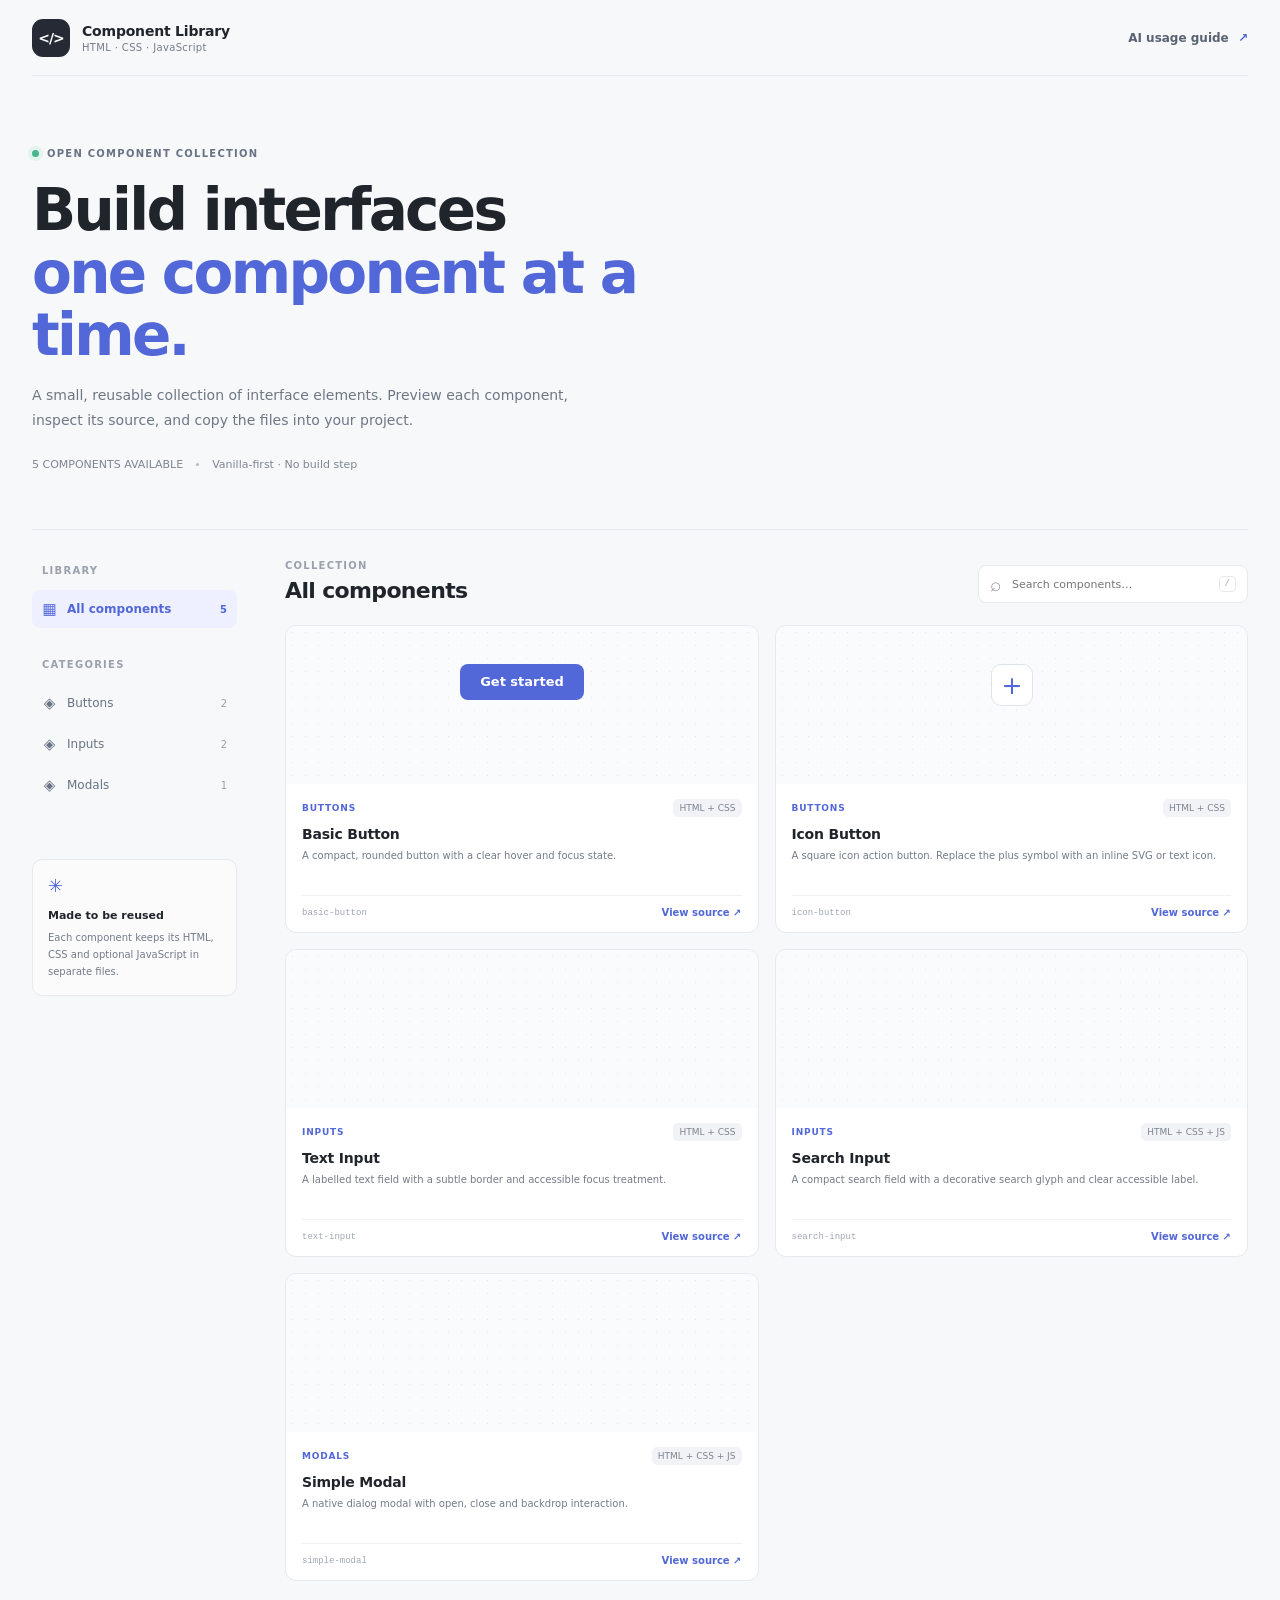
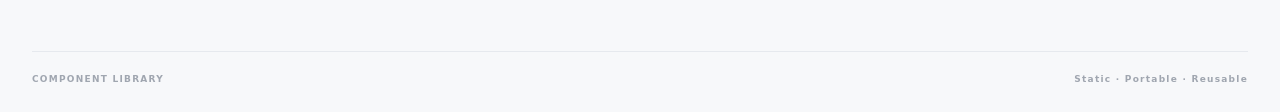
<file: public/index.html>
<!doctype html>
<html lang="en">
<head>
  <meta charset="utf-8">
  <meta name="viewport" content="width=device-width, initial-scale=1">
  <meta name="description" content="A reusable library of HTML, CSS and JavaScript components.">
  <meta name="theme-color" content="#f7f8fa">
  <title>Component Library</title>
  <link rel="stylesheet" href="./assets/css/style.css">
  <script src="./assets/js/app.js" defer></script>
</head>
<body>
  <div class="app-shell">
    <header class="topbar">
      <a class="brand" href="./" aria-label="Component Library home">
        <span class="brand-mark" aria-hidden="true">&lt;/&gt;</span>
        <span class="brand-copy"><strong>Component Library</strong><small>HTML · CSS · JavaScript</small></span>
      </a>
      <a class="top-link" href="./ai-guide.md" target="_blank" rel="noopener">AI usage guide <span aria-hidden="true">↗</span></a>
    </header>

    <main>
      <section class="hero">
        <div class="eyebrow"><span class="status-dot"></span> OPEN COMPONENT COLLECTION</div>
        <h1>Build interfaces<br><span>one component at a time.</span></h1>
        <p class="hero-description">A small, reusable collection of interface elements. Preview each component, inspect its source, and copy the files into your project.</p>
        <div class="hero-meta"><span id="component-count">Loading components…</span><span class="meta-divider"></span><span>Vanilla-first · No build step</span></div>
      </section>

      <section class="library-layout" aria-label="Component library">
        <aside class="sidebar">
          <div class="sidebar-heading">LIBRARY</div>
          <button class="category-button is-active" data-category="all"><span class="category-icon">▦</span> All components <span class="category-count" id="all-count">0</span></button>
          <div class="sidebar-heading category-heading">CATEGORIES</div>
          <nav id="category-list" class="category-list" aria-label="Categories"></nav>
          <div class="sidebar-note">
            <span class="note-icon">✳</span>
            <strong>Made to be reused</strong>
            <p>Each component keeps its HTML, CSS and optional JavaScript in separate files.</p>
          </div>
        </aside>

        <div class="catalog">
          <div class="catalog-toolbar">
            <div>
              <div class="section-kicker">COLLECTION</div>
              <h2 id="catalog-title">All components</h2>
            </div>
            <label class="search-box">
              <span aria-hidden="true">⌕</span>
              <input id="search-input" type="search" placeholder="Search components…" autocomplete="off">
              <kbd>/</kbd>
            </label>
          </div>
          <div id="component-grid" class="component-grid" aria-live="polite">
            <div class="loading-state">Loading the component collection…</div>
          </div>
          <div id="empty-state" class="empty-state" hidden>
            <span>⌕</span><strong>No components found</strong><p>Try another search term or category.</p>
          </div>
        </div>
      </section>
    </main>
    <footer class="footer"><span>COMPONENT LIBRARY</span><span>Static · Portable · Reusable</span></footer>
  </div>

  <dialog id="component-dialog" class="component-dialog">
    <div class="dialog-header">
      <div><div class="section-kicker" id="dialog-category">COMPONENT</div><h2 id="dialog-title">Component</h2></div>
      <button class="icon-button dialog-close" id="dialog-close" aria-label="Close dialog">×</button>
    </div>
    <p class="dialog-description" id="dialog-description"></p>
    <div class="dialog-tags" id="dialog-tags"></div>
    <section class="preview-section">
      <div class="panel-heading"><span>LIVE PREVIEW</span><span class="panel-hint">Sandboxed iframe</span></div>
      <div class="preview-frame-wrap"><iframe id="preview-frame" title="Component preview" sandbox="allow-scripts" loading="lazy"></iframe></div>
    </section>
    <section class="source-section">
      <div class="source-heading">
        <div class="source-tabs" role="tablist" aria-label="Source files">
          <button class="source-tab is-active" data-file="html" role="tab">HTML</button>
          <button class="source-tab" data-file="css" role="tab">CSS</button>
          <button class="source-tab" data-file="js" role="tab">JS</button>
          <button class="source-tab" data-file="info" role="tab">INFO</button>
        </div>
        <button id="copy-current" class="copy-button">Copy source</button>
      </div>
      <pre class="code-view"><code id="source-code">Select a component to view its source.</code></pre>
      <div class="source-footer">
        <span id="source-filename">index.html</span>
        <button id="copy-all" class="text-button">Copy all available files ↗</button>
      </div>
    </section>
    <section class="url-section">
      <div class="panel-heading"><span>DIRECT FILE URLS</span><span class="panel-hint">Public raw files</span></div>
      <div id="url-list" class="url-list"></div>
    </section>
  </dialog>
  <div id="toast" class="toast" role="status" aria-live="polite"></div>
</body>
</html>
</file>
<file: public/assets/css/style.css>
:root {
  color-scheme: light;
  --bg: #f7f8fa;
  --surface: #ffffff;
  --surface-soft: #f1f3f6;
  --text: #20242b;
  --muted: #737b88;
  --line: #e6e9ee;
  --accent: #5267d8;
  --accent-soft: #eef0ff;
  --shadow: 0 12px 40px rgb(25 35 60 / 8%);
  --font: Inter, ui-sans-serif, system-ui, -apple-system, BlinkMacSystemFont, "Segoe UI", sans-serif;
}
* { box-sizing: border-box; }
body { margin: 0; background: var(--bg); color: var(--text); font-family: var(--font); font-size: 14px; }
button, input { font: inherit; }
button { color: inherit; }
a { color: inherit; text-decoration: none; }
.app-shell { width: min(1240px, calc(100% - 64px)); margin: 0 auto; }
.topbar { height: 76px; display: flex; align-items: center; justify-content: space-between; border-bottom: 1px solid var(--line); }
.brand { display: inline-flex; align-items: center; gap: 12px; }
.brand-mark { display: grid; place-items: center; width: 38px; height: 38px; border-radius: 11px; background: #252a35; color: #fff; font-size: 14px; font-weight: 750; letter-spacing: -1px; }
.brand-copy { display: grid; gap: 3px; }
.brand-copy strong { font-size: 14px; letter-spacing: -.2px; }
.brand-copy small { color: var(--muted); font-size: 10px; letter-spacing: .35px; }
.top-link { color: #596273; font-size: 12px; font-weight: 600; }
.top-link span { margin-left: 5px; color: var(--accent); }
.hero { padding: 72px 0 58px; max-width: 700px; }
.eyebrow, .section-kicker, .sidebar-heading, .panel-heading, .footer { font-size: 10px; font-weight: 750; letter-spacing: 1.25px; }
.eyebrow { display: flex; align-items: center; gap: 8px; color: #697384; }
.status-dot { width: 7px; height: 7px; border-radius: 50%; background: #48b58b; box-shadow: 0 0 0 4px #e2f4ed; }
.hero h1 { margin: 20px 0 16px; font-size: clamp(38px, 5vw, 58px); line-height: 1.08; letter-spacing: -2.7px; font-weight: 760; }
.hero h1 span { color: var(--accent); }
.hero-description { max-width: 560px; margin: 0; color: #6e7785; font-size: 14px; line-height: 1.8; }
.hero-meta { display: flex; align-items: center; gap: 13px; margin-top: 25px; color: #7d8592; font-size: 11px; }
.meta-divider { width: 3px; height: 3px; border-radius: 50%; background: #b4bac4; }
.library-layout { display: grid; grid-template-columns: 205px minmax(0, 1fr); gap: 48px; padding: 28px 0 70px; border-top: 1px solid var(--line); }
.sidebar { min-width: 0; }
.sidebar-heading { margin: 7px 0 14px 10px; color: #9aa1ad; }
.category-heading { margin-top: 31px; }
.category-button { width: 100%; display: flex; align-items: center; gap: 10px; padding: 10px; border: 0; border-radius: 8px; background: transparent; color: #697383; text-align: left; font-size: 12px; cursor: pointer; }
.category-button:hover { background: #eef0f4; }
.category-button.is-active { background: var(--accent-soft); color: var(--accent); font-weight: 650; }
.category-icon { width: 15px; font-size: 15px; text-align: center; }
.category-count { margin-left: auto; color: #9aa1ad; font-size: 10px; }
.category-button.is-active .category-count { color: var(--accent); }
.category-list { display: grid; gap: 3px; }
.sidebar-note { margin-top: 55px; padding: 15px; border: 1px solid var(--line); border-radius: 10px; background: rgb(255 255 255 / 55%); }
.note-icon { display: block; margin-bottom: 10px; color: var(--accent); font-size: 18px; }
.sidebar-note strong { font-size: 11px; }
.sidebar-note p { margin: 7px 0 0; color: var(--muted); font-size: 10px; line-height: 1.7; }
.catalog { min-width: 0; }
.catalog-toolbar { display: flex; align-items: end; justify-content: space-between; gap: 20px; margin: 2px 0 22px; }
.section-kicker { color: #9aa1ad; }
.catalog-toolbar h2 { margin: 7px 0 0; font-size: 22px; letter-spacing: -.65px; }
.search-box { width: min(270px, 45%); height: 38px; display: flex; align-items: center; gap: 9px; padding: 0 11px; border: 1px solid var(--line); border-radius: 8px; background: var(--surface); color: #9299a5; }
.search-box > span { font-size: 19px; line-height: 1; }
.search-box input { width: 100%; min-width: 0; border: 0; outline: 0; background: transparent; color: var(--text); font-size: 11px; }
.search-box kbd { padding: 2px 5px; border: 1px solid var(--line); border-radius: 4px; color: #9ba2ad; font-size: 9px; }
.component-grid { display: grid; grid-template-columns: repeat(2, minmax(0, 1fr)); gap: 16px; }
.component-card { min-width: 0; overflow: hidden; border: 1px solid var(--line); border-radius: 11px; background: var(--surface); transition: border-color .18s, transform .18s, box-shadow .18s; }
.component-card:hover { transform: translateY(-2px); border-color: #cdd3e8; box-shadow: 0 9px 25px rgb(32 42 70 / 6%); }
.card-preview { height: 158px; display: grid; place-items: center; padding: 20px; background-color: #fafbfc; background-image: radial-gradient(#e5e8ee .8px, transparent .8px); background-size: 13px 13px; }
.card-preview iframe { width: 100%; height: 100%; border: 0; background: transparent; pointer-events: none; }
.preview-placeholder { color: #a0a7b2; font-size: 11px; }
.card-content { padding: 15px 16px 14px; }
.card-topline { display: flex; align-items: center; justify-content: space-between; gap: 10px; }
.card-category { color: var(--accent); font-size: 9px; font-weight: 750; letter-spacing: .8px; text-transform: uppercase; }
.file-badge { flex: none; padding: 4px 6px; border-radius: 5px; background: #f1f3f6; color: #7c8491; font-size: 9px; }
.card-content h3 { margin: 9px 0 5px; font-size: 14px; letter-spacing: -.2px; }
.card-content p { min-height: 34px; margin: 0; color: var(--muted); font-size: 10px; line-height: 1.7; }
.card-bottom { display: flex; align-items: center; justify-content: space-between; gap: 10px; margin-top: 14px; padding-top: 11px; border-top: 1px solid #f0f1f4; }
.card-id { color: #a0a6b0; font-family: ui-monospace, SFMono-Regular, Consolas, monospace; font-size: 9px; }
.card-open { padding: 0; border: 0; background: transparent; color: var(--accent); font-size: 10px; font-weight: 700; cursor: pointer; }
.empty-state, .loading-state { grid-column: 1 / -1; padding: 55px 20px; color: var(--muted); text-align: center; font-size: 12px; }
.empty-state > span { display: block; margin-bottom: 10px; font-size: 25px; }
.empty-state strong { color: var(--text); }
.empty-state p { margin: 7px 0; }
.footer { display: flex; justify-content: space-between; padding: 22px 0 28px; border-top: 1px solid var(--line); color: #a0a6b0; font-size: 9px; }
.component-dialog { width: min(850px, calc(100% - 28px)); max-height: min(90vh, 900px); padding: 25px; border: 1px solid var(--line); border-radius: 14px; background: var(--surface); color: var(--text); box-shadow: var(--shadow); }
.component-dialog::backdrop { background: rgb(20 25 35 / 48%); backdrop-filter: blur(3px); }
.dialog-header { display: flex; align-items: start; justify-content: space-between; gap: 20px; }
.dialog-header h2 { margin: 6px 0 0; font-size: 23px; letter-spacing: -.6px; }
.icon-button { display: grid; place-items: center; width: 34px; height: 34px; border: 1px solid var(--line); border-radius: 8px; background: #fff; color: #697383; font-size: 22px; cursor: pointer; }
.dialog-description { margin: 13px 0 10px; color: var(--muted); font-size: 12px; line-height: 1.7; }
.dialog-tags { display: flex; flex-wrap: wrap; gap: 6px; margin-bottom: 22px; }
.dialog-tags span { padding: 4px 7px; border-radius: 5px; background: #f1f3f7; color: #78818f; font-size: 9px; }
.preview-section, .source-section, .url-section { margin-top: 20px; }
.panel-heading { display: flex; align-items: center; justify-content: space-between; margin-bottom: 9px; color: #707988; }
.panel-hint { color: #a1a7b1; font-size: 9px; font-weight: 500; letter-spacing: 0; }
.preview-frame-wrap { height: 190px; overflow: hidden; border: 1px solid var(--line); border-radius: 9px; background: #fafbfc; }
.preview-frame-wrap iframe { width: 100%; height: 100%; border: 0; }
.source-heading { display: flex; align-items: center; justify-content: space-between; border-bottom: 1px solid var(--line); }
.source-tabs { display: flex; gap: 4px; }
.source-tab { padding: 9px 11px; border: 0; border-bottom: 2px solid transparent; background: transparent; color: #89919e; font-size: 10px; font-weight: 700; cursor: pointer; }
.source-tab.is-active { border-bottom-color: var(--accent); color: var(--accent); }
.copy-button { padding: 7px 10px; border: 1px solid var(--line); border-radius: 6px; background: #fff; color: #596273; font-size: 10px; font-weight: 650; cursor: pointer; }
.copy-button:hover, .icon-button:hover { border-color: #c8cee0; }
.code-view { max-height: 260px; min-height: 90px; overflow: auto; margin: 0; padding: 15px; border: 1px solid var(--line); border-top: 0; border-radius: 0 0 8px 8px; background: #20242c; color: #e1e5ed; font: 11px/1.7 ui-monospace, SFMono-Regular, Consolas, monospace; white-space: pre; tab-size: 2; }
.source-footer { display: flex; justify-content: space-between; align-items: center; gap: 10px; margin-top: 8px; color: #9ba2ad; font-size: 9px; }
.text-button { padding: 3px 0; border: 0; background: transparent; color: var(--accent); font-size: 10px; font-weight: 650; cursor: pointer; }
.url-list { display: grid; gap: 7px; }
.url-row { display: flex; align-items: center; gap: 9px; padding: 9px 10px; border: 1px solid var(--line); border-radius: 7px; }
.url-type { width: 32px; flex: none; color: var(--accent); font-size: 9px; font-weight: 800; }
.url-value { min-width: 0; overflow: hidden; color: #727b89; font: 9px ui-monospace, SFMono-Regular, Consolas, monospace; text-overflow: ellipsis; white-space: nowrap; }
.url-copy { flex: none; margin-left: auto; padding: 4px 7px; border: 0; border-radius: 5px; background: #f0f2f7; color: #65708a; font-size: 9px; cursor: pointer; }
.toast { position: fixed; right: 24px; bottom: 24px; z-index: 5; padding: 11px 15px; border-radius: 8px; background: #252a35; color: #fff; box-shadow: var(--shadow); font-size: 11px; opacity: 0; pointer-events: none; transform: translateY(8px); transition: .2s; }
.toast.is-visible { opacity: 1; transform: translateY(0); }
[hidden] { display: none !important; }
@media (max-width: 800px) {
  .app-shell { width: min(100% - 36px, 650px); }
  .hero { padding: 55px 0 43px; }
  .library-layout { grid-template-columns: 1fr; gap: 25px; padding-top: 20px; }
  .sidebar { display: block; }
  .sidebar-heading, .sidebar-note { display: none; }
  .category-list { display: flex; overflow-x: auto; gap: 5px; padding-bottom: 4px; }
  .category-button { width: auto; flex: none; padding: 9px 11px; }
  .category-button:not([data-category="all"]) { border: 1px solid var(--line); }
  .category-button.is-active { border-color: transparent; }
}
@media (max-width: 520px) {
  .app-shell { width: calc(100% - 28px); }
  .topbar { height: 65px; }
  .top-link { font-size: 10px; }
  .hero h1 { font-size: 40px; letter-spacing: -1.9px; }
  .hero-description { font-size: 12px; }
  .catalog-toolbar { align-items: stretch; flex-direction: column; gap: 14px; }
  .search-box { width: 100%; }
  .component-grid { grid-template-columns: 1fr; }
  .card-preview { height: 145px; }
  .component-dialog { padding: 17px; }
  .preview-frame-wrap { height: 160px; }
  .footer { font-size: 8px; }
}
</file>
